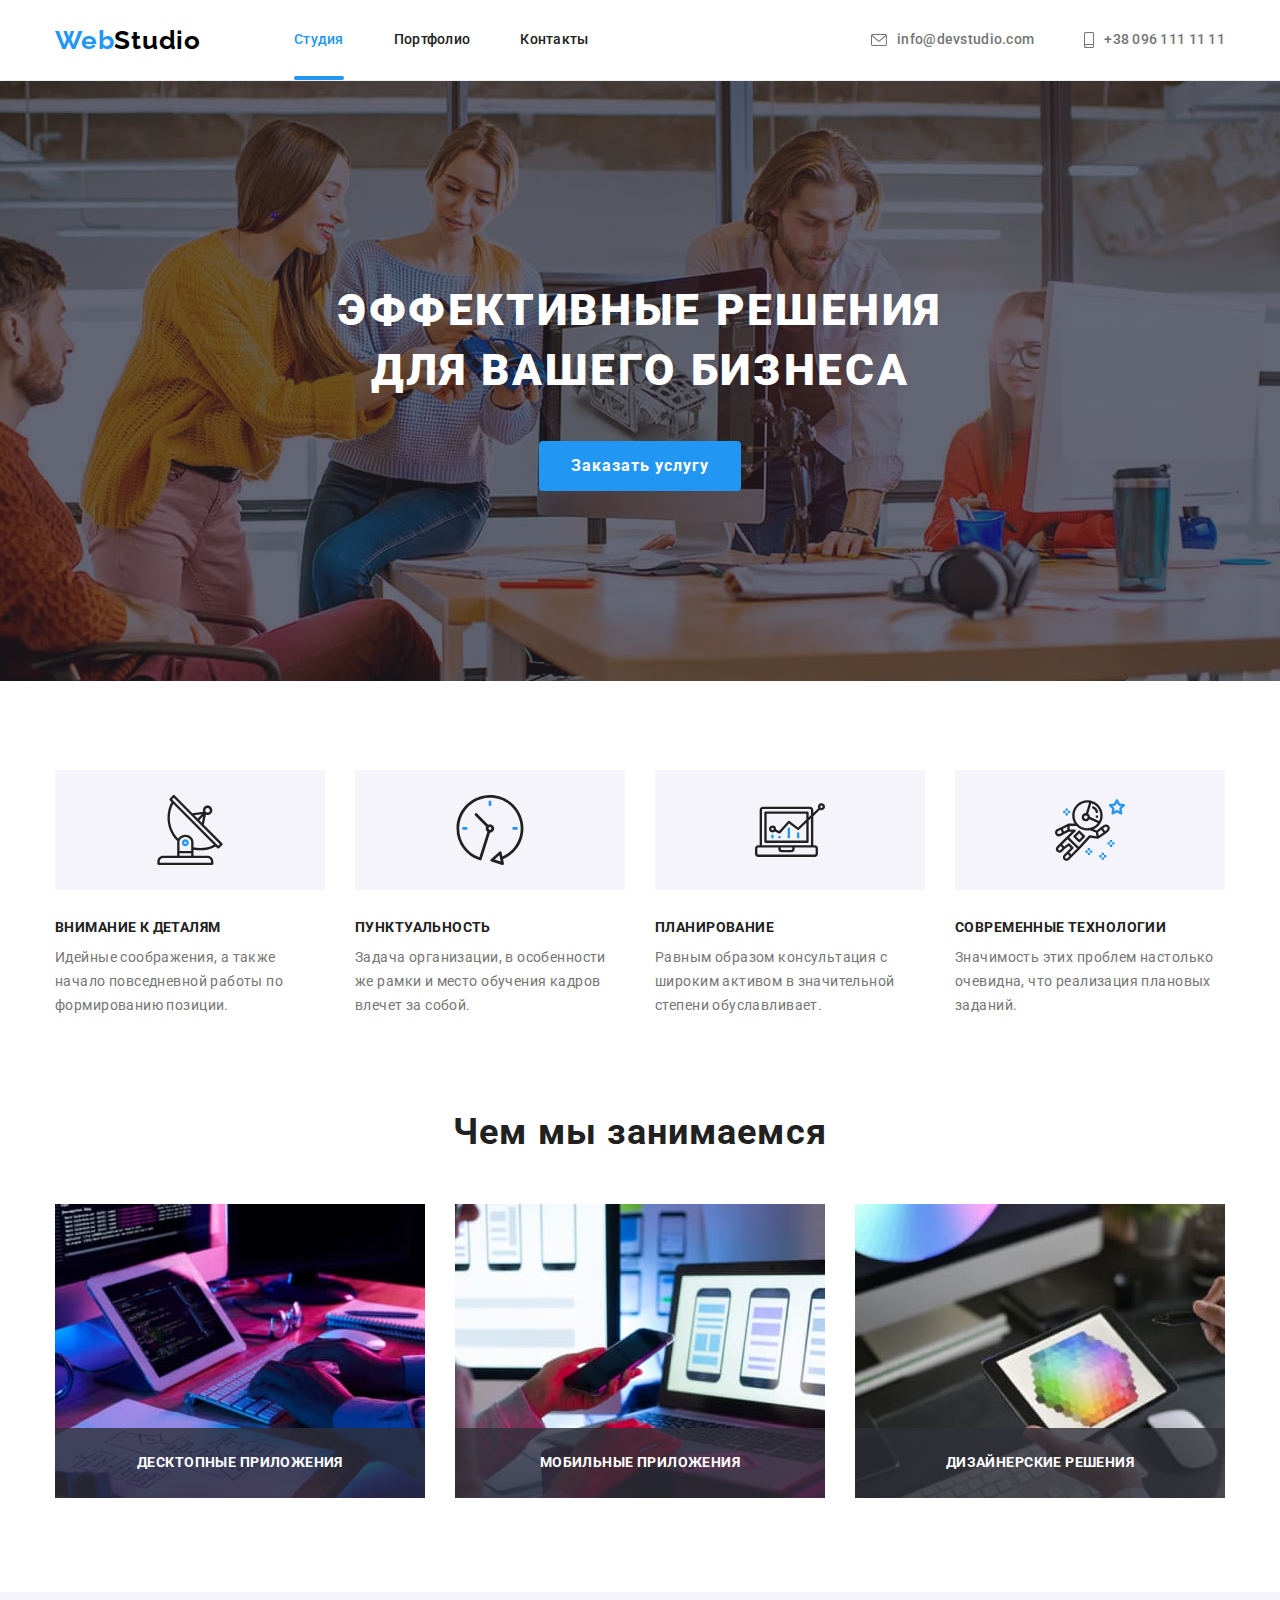
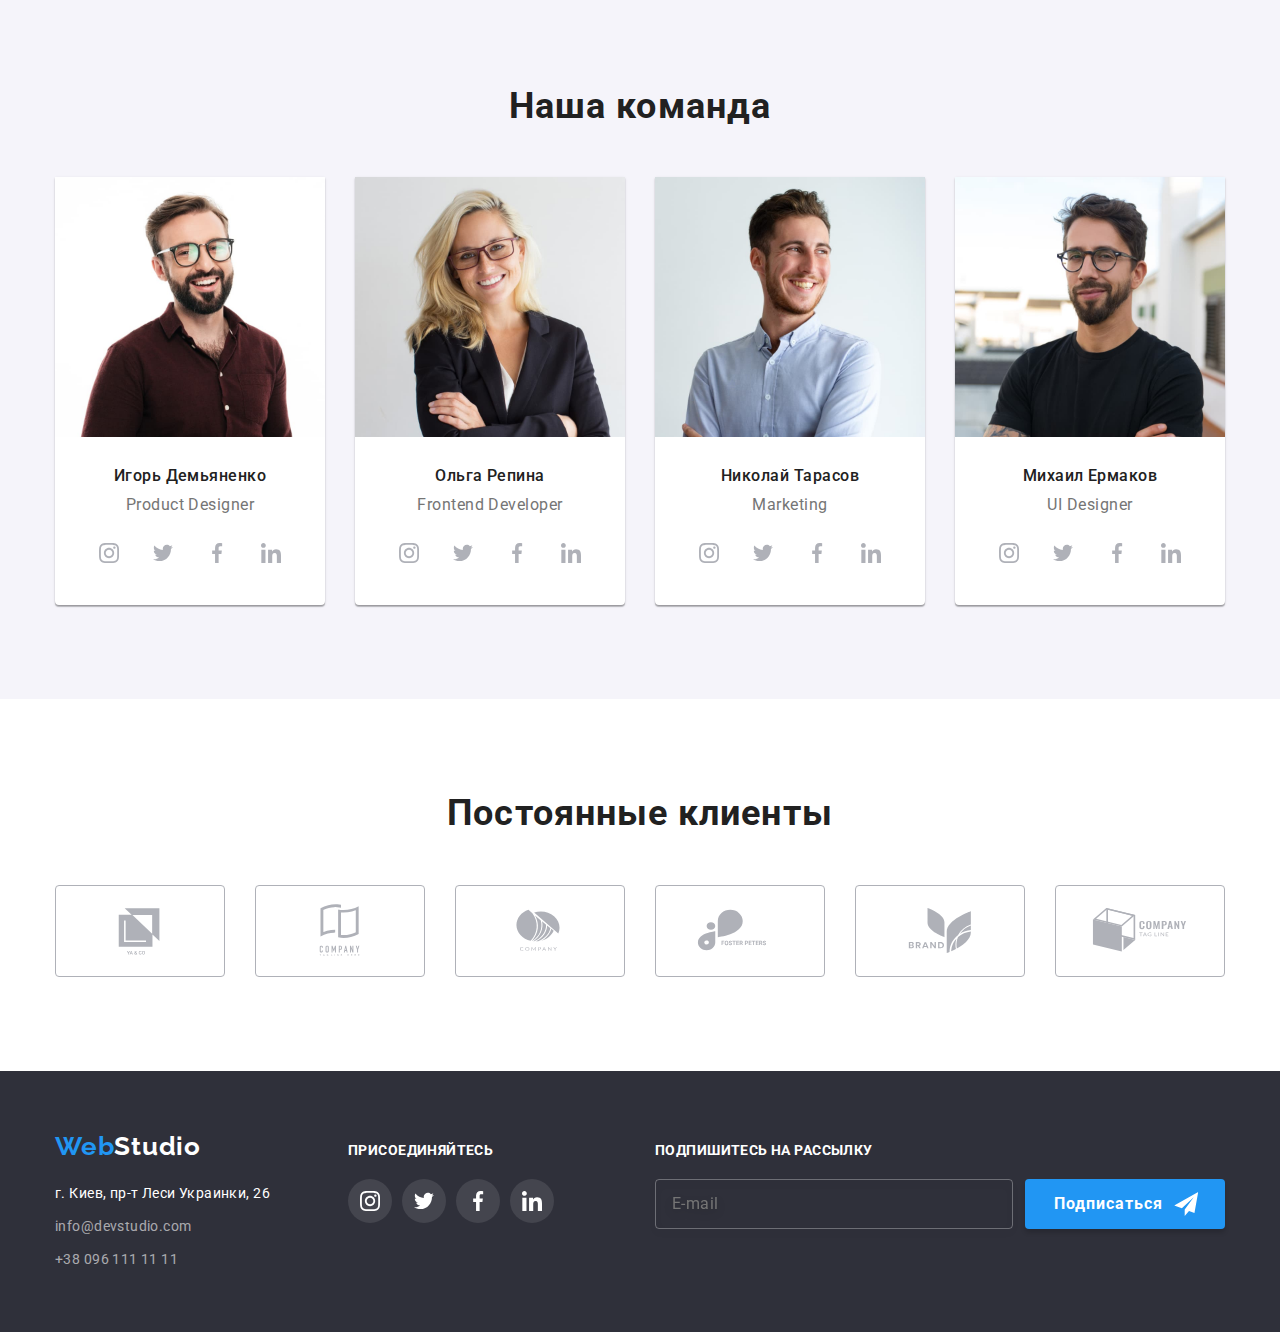
<file: index.html>
<!doctype html>
<html lang="ru">
<head>
    <meta charset="UTF-8">
    <meta http-equiv="X-UA-Compatible" content="IE=edge">
    <meta name="viewport" content="width=device-width, initial-scale=1.0">
    <link rel="preconnect" href="https://fonts.googleapis.com">
    <link rel="preconnect" href="https://fonts.gstatic.com" crossorigin>
    <link href="https://fonts.googleapis.com/css2?family=Raleway:wght@700&family=Roboto:wght@400;500;700;900&display=swap"
        rel="stylesheet"/>
        <link rel="stylesheet" href="https://cdnjs.cloudflare.com/ajax/libs/modern-normalize/1.1.0/modern-normalize.min.css">
<link rel="stylesheet" href="./css/main.min.css">
   
    <title>Студия</title>
</head>
<body class="body">
<header class="header">
    <div class="contacts-group conteiner">
            <nav class="navigation">
                <a class="navigation__logo" href="./" lang="en">
                    <span class="part-logo" lang="en">Web</span>Studio
                </a>
               
                    <ul class="navigation__list">

                        <li class="navigation__item">
                            <a href="./index.html" class="navigation__link current">Студия</a>
                        </li>
                        <li class="navigation__item">
                            <a href="./portfolio.html" class="navigation__link">Портфолио</a>
                        </li>
                        <li class="navigation__item">
                            <a href="" class="navigation__link">Контакты</a>
                        </li>
                    </ul>
              
            </nav>
                <ul class="contacts-group__list">
                    <li class="contacts-group__item link"> 
            
                        <a class="navigation__link"
                            href="mailto:info@devstudio.com"> 
                            <svg class="contacts-group__icon" width="16" height="12">
                                <use href="./images/SVG/sprite.svg#icon-envelope">
                                </use>
                            </svg>info@devstudio.com
                           
                       </a>
                        </li>
                    <li class="contacts-group__item  link"><a class="navigation__link" href="tel:+380961111111">
                        <svg class="contacts-group__icon" width="10" height="16">
                            <use href="./images/SVG/sprite.svg#icon-smartphone">
                            </use>
                        </svg>
                        +38 096 111 11 11</a>
                    </li>
                </ul>
            
       
    </div>
</header>
   
<main>
       <section class="hero">
          
<div class="conteiner"> 
       <h1 class="title">Эффективные решения для вашего бизнеса</h1>
    
       <button class="button" type="button" data-modal-open >Заказать услугу</button>
    </div>
    </section>
    <section class="our-benefits"> 
        <div class="conteiner"> 
        <h2 class="visually-hidden">Наши преимущества</h2> 
            
       <ul class="our-benefits__list">
        <li class="our-benefits__item">
            <div class="benifits-bg"> 
            <svg class="our-benefits__icon" width="70" height="70">
                <use href="./images/SVG/sprite.svg#icon-antenna" > </use>
            </svg>
            </div>
        <h3 class="our-benefits__title">Внимание к деталям</h3>
        <p class="our-benefits__text">Идейные соображения, а также начало повседневной работы по формированию позиции.</p></li>

        <li class="our-benefits__item">
        <div class="benifits-bg">
            <svg class="our-benefits__icon" width="70" height="70">
                <use href="./images/SVG/sprite.svg#icon-clock"></use>
            </svg>
            </div>
        <h3 class="our-benefits__title">Пунктуальность</h3>
        <p class="our-benefits__text">Задача организации, в особенности же рамки и место обучения кадров влечет за собой.</p></li>

        <li class="our-benefits__item">
            <div class="benifits-bg"> 
            <svg class="our-benefits__icon" width="70" height="70">
                <use href="./images/SVG/sprite.svg#icon-vector-computer" > </use>
            </svg>
            </div>
        <h3 class="our-benefits__title">Планирование</h3>
        <p class="our-benefits__text">Равным образом консультация с широким активом в значительной степени обуславливает.</p></li>
        <li class="our-benefits__item">
            <div class="benifits-bg"> 
            <svg class="our-benefits__icon" width="70" height="70">
                <use href="./images/SVG/sprite.svg#icon-astronaut" > </use>
            </svg>
            </div>
        <h3 class="our-benefits__title">Современные технологии</h3>
        <p class="our-benefits__text">Значимость этих проблем настолько очевидна, что реализация плановых заданий.</p></li>
        </ul>  
    </div>
    
</section>
<section class="main-directions">
    <div class="conteiner"> 
    <h2 class="main-directions__title">Чем мы занимаемся</h2>

 <ul class="main-directions__list">

         <li class="main-directions__item">
            <div class="thumb">
                <img src="./images/box1.jpeg" alt="разработка ПО" width="370" height="294"></div>
             <p class="main-directions__label">Десктопные приложения</p>
         </li>

    <li class="main-directions__item">
        <div class="thumb"><img src="./images/box2.jpeg" alt="тестирование мобильного приложения" width="370" height="294">
        </div>
        <p class="main-directions__label">Мобильные приложения</p>
    </li>
    <li class="main-directions__item">
        <div class="thumb"><img src="./images/box3.jpeg" alt="работа с политрой цвето3" width="370" height="294">
        </div>
        <p class="main-directions__label">Дизайнерские решения</p>
    </li>
</ul>
</div>
</section>

<section class="team">
    <div class="conteiner"> 
    <h2 class="team__title">Наша команда</h2>
    <ul class="team__list">
        <li class="team__item">
            <img src="./images/team-card-1.jpeg" 
            alt="Игорь Демьяненко" 
            width="270" 
            height="260"
            class="team__img">
            <h3 class="team__name">Игорь Демьяненко</h3>
            <p class="team__position"   lang="en">Product Designer</p>
            <ul class="team-soc-list">
                <li class="team-soc-item">
                    <a href="" class="team-soc-link">
                        <svg class="team-soc-icon" width="20" height="20">
                            <use href="./images/SVG/sprite.svg#icon-insta"></use>
                        </svg>
                    </a>
                </li>
                <li class="team-soc-item">
                    <a href="" class="team-soc-link">
                        <svg class="team-soc-icon" width="20" height="20">
                            <use href="./images/SVG/sprite.svg#icon-twitter"></use>
                        </svg>
                    </a>
                </li>
                <li class="team-soc-item">
                    <a href="" class="team-soc-link">
                        <svg class="team-soc-icon" width="20" height="20">
                            <use href="./images/SVG/sprite.svg#icon-facebook"></use>
                        </svg>
                    </a>
                </li>
                <li class="team-soc-item">
                    <a href="" class="team-soc-link">
                        <svg class="team-soc-icon" width="20" height="20">
                            <use href="./images/SVG/sprite.svg#icon-linkedin"></use>
                        </svg>
                    </a>
                </li>
            </ul>
        </li>
        <li class="team__item">
            <img src="./images/team-card-2.jpeg" 
            alt="Ольга Репина"  
            width="270" 
            height="260"
            class="team__img">
            <h3 class="team__name">Ольга Репина</h3>
            <p class="team__position" lang="en">Frontend Developer</p>
            <ul class="team-soc-list">
                <li class="team-soc-item">
                    <a href="" class="team-soc-link">
                        <svg class="team-soc-icon" width="20" height="20">
                            <use href="./images/SVG/sprite.svg#icon-insta"></use>
                        </svg>
                    </a>
                </li>
                <li class="team-soc-item">
                    <a href="" class="team-soc-link">
                        <svg class="team-soc-icon" width="20" height="20">
                            <use href="./images/SVG/sprite.svg#icon-twitter"></use>
                        </svg>
                    </a>
                </li>
                <li class="team-soc-item">
                    <a href="" class="team-soc-link">
                        <svg class="team-soc-icon" width="20" height="20">
                            <use href="./images/SVG/sprite.svg#icon-facebook"></use>
                        </svg>
                    </a>
                </li>
                <li class="team-soc-item">
                    <a href="" class="team-soc-link">
                        <svg class="team-soc-icon" width="20" height="20">
                            <use href="./images/SVG/sprite.svg#icon-linkedin"></use>
                        </svg>
                    </a>
                </li>
            </ul>
        </li>
        <li class="team__item">
            <img  lang="en" src="./images/team-card-3.jpeg" 
            alt="Николай Тарасов" 
            width="270" 
            height="260"
            class="team__img">
            <h3 class="team__name">Николай Тарасов</h3>
            <p class="team__position" lang="en">Marketing</p>
            <ul class="team-soc-list">
                <li class="team-soc-item">
                    <a href="" class="team-soc-link">
                        <svg class="team-soc-icon" width="20" height="20">
                            <use href="./images/SVG/sprite.svg#icon-insta"></use>
                        </svg>
                    </a>
                </li>
                <li class="team-soc-item">
                    <a href="" class="team-soc-link">
                        <svg class="team-soc-icon" width="20" height="20">
                            <use href="./images/SVG/sprite.svg#icon-twitter"></use>
                        </svg>
                    </a>
                </li>
                <li class="team-soc-item">
                    <a href="" class="team-soc-link">
                        <svg class="team-soc-icon" width="20" height="20">
                            <use href="./images/SVG/sprite.svg#icon-facebook"></use>
                        </svg>
                    </a>
                </li>
                <li class="team-soc-item">
                    <a href="" class="team-soc-link">
                        <svg class="team-soc-icon" width="20" height="20">
                            <use href="./images/SVG/sprite.svg#icon-linkedin"></use>
                        </svg>
                    </a>
                </li>
            </ul>
        </li>
        <li class="team__item">
            <img src="./images/team-card-4.jpeg" 
            alt="Михаил Ермаков" 
            width="270" 
            height="260"
            class="team__img">
            <h3 class="team__name">Михаил Ермаков</h3>
            <p class="team__position" lang="en">UI Designer</p>
            <ul class="team-soc-list">
                <li class="team-soc-item">
                    <a href="" class="team-soc-link">
                        <svg class="team-soc-icon" width="20" height="20">
                            <use href="./images/SVG/sprite.svg#icon-insta"></use>
                        </svg>
                    </a>
                </li>
                <li class="team-soc-item">
                    <a href="" class="team-soc-link">
                        <svg class="team-soc-icon" width="20" height="20">
                            <use href="./images/SVG/sprite.svg#icon-twitter"></use>
                        </svg>
                    </a>
                </li>
                <li class="team-soc-item">
                    <a href="" class="team-soc-link">
                        <svg class="team-soc-icon" width="20" height="20">
                            <use href="./images/SVG/sprite.svg#icon-facebook"></use>
                        </svg>
                    </a>
                </li>
                <li class="team-soc-item">
                    <a href="" class="team-soc-link">
                        <svg class="team-soc-icon" width="20" height="20">
                            <use href="./images/SVG/sprite.svg#icon-linkedin"></use>
                        </svg>
                    </a>
                </li>
            </ul>
        </li>
    </ul>
    </div>
</section>
   </main>
   
   <section class="regular-clients">
       <div class="conteiner"> 
       <h2 class="regular-clients__title">Постоянные клиенты</h2>
      <ul class="regular-clients__list">
          <li class="regular-clients__item">
              <a class="regular-clients__link" href=""> <svg class="regular-clients__icon" width="106" height="60">
                  <use href="./images/SVG/sprite.svg#icon-Logo-our-clients"></use>
              </svg></a>
          </li>
        <li class="regular-clients__item">
            <a class="regular-clients__link" href=""> <svg class="regular-clients__icon" width="106" height="60">
                <use href="./images/SVG/sprite.svg#icon-Logo-our-clients2"></use>
            </svg></a>
        </li>
        <li class="regular-clients__item">
        <a class="regular-clients__link" href=""> <svg class="regular-clients__icon" width="106" height="60">
                <use href="./images/SVG/sprite.svg#icon-Logo-our-clients3"></use>
            </svg></a>
        </li>
        <li class="regular-clients__item">
        <a class="regular-clients__link" href=""> <svg class="regular-clients__icon" width="106" height="60">
                <use href="./images/SVG/sprite.svg#icon-Logo-our-clients4"></use>
            </svg></a>
        </li>
        <li class="regular-clients__item">
        <a class="regular-clients__link" href=""> <svg class="regular-clients__icon" width="106" height="60">
                <use href="./images/SVG/sprite.svg#icon-Logo-our-clients5"></use>
            </svg></a>
        </li>
        <li class="regular-clients__item">
            <a class="regular-clients__link" href=""> <svg class="regular-clients__icon" width="106" height="60">
                <use href="./images/SVG/sprite.svg#icon-Logo-our-clients6"></use>
            </svg></a>
        </li>
        

      </ul>


</div>
</section>
    
<footer class="footer">
    <div class="conteiner">
        <div class="address-block">
            <div class="footer-contacts">
                <a class="footer-contacts__logo" href="./" lang="en">
                    <span class="part-logo">Web</span>Studio</a>

                <address class="address">
                    <p class="footer-address">г. Киев, пр-т Леси Украинки, 26</p>
                    <ul class="footer-contacts__list">
                        <li class="footer-contact__item">
                            <a class="footer-contacts__link "
                                href="mailto:info@devstudio.com">info@devstudio.com</a>
                        </li>
                        <li class="footer-contact__item"><a class="footer-contacts__link"
                                href="tel:+380961111111">+38 096
                                111 11
                                11</a></li>
                    </ul>
                </address>
            </div>
            <div class="social-footer">
                <p class="social-footer__title">присоединяйтесь</p>
                <ul class="social-footer__list">
                    <li class="social-footer__item">
                        <a href="" class="social-footer__link">
                            <svg class="social-footer-icon" width="20" height="20">
                                <use href="./images/SVG/sprite.svg#icon-insta"></use>
                            </svg>
                        </a>
                    </li>
                    <li class="social-footer__item">
                        <a href="" class="social-footer__link">
                            <svg class="social-footer-icon" width="20" height="20">
                                <use href="./images/SVG/sprite.svg#icon-twitter"></use>
                            </svg>
                        </a>
                    </li>
                    <li class="social-footer__item">
                        <a href="" class="social-footer__link">
                            <svg class="social-footer-icon" width="20" height="20">
                                <use href="./images/SVG/sprite.svg#icon-facebook"></use>
                            </svg>
                        </a>
                    </li>
                    <li class="social-footer__item">
                        <a href="" class="social-footer__link">
                            <svg class="social-footer-icon" width="20" height="20">
                                <use href="./images/SVG/sprite.svg#icon-linkedin"></use>
                            </svg>
                        </a>
                    </li>
                </ul>
            </div>
            <div class="subscription-footer">
                <div class="title-wrap">
                    <p class="subscription-footer__title">подпишитесь на рассылку</p>
                </div>
                <form>
                    <div class="email-wrap">
                        <input type="email" class="email-input-footer" name="email-input-footer" placeholder="E-mail"
                            required id="footer-email">

                        <button type="submit" class="btn-subc-footer">Подписаться<svg class="icon-send-footer"
                                width="24" height="24">
                                <use href="./images/SVG/sprite.svg#icon-send-footer"></use>
                            </svg>
                        </button>

                    </div>
                </form>
            </div>


        </div>

    </div>
</footer>

<div class="backdrop is-hidden" data-modal> 
    <div class="modal"> 
        <button type="button" class="modal-close-btn close-btn" data-modal-close>
            <svg class="close-modal" width="11" height="11">
                <use href="./images/SVG/sprite.svg#close-modal"> </use>
            </svg>   
        </button>
        <p class="modal-title">Оставьте свои данные, мы вам перезвоним</p>
        <form>    
        <label for="user-name" class="label-modale">Имя</label>
        <div class="field-name-wrap">
        <input type="text" class="modale-input" name="user-name" id="user-name"/>
        <svg class="icon-person-modale" width="18" height="18">
          <use href="./images/SVG/sprite.svg#icon-person-modale">
           </use>
        </svg>
        </div>

        
        <label class="label-modale" for="user-tel">Телефон</label>
        <div class="field-tel-wrap"> 
        <input type="tel" class="modale-input" name="user-tel" 
        required pattern="[\+]\d{2}\s[\(]\d{3}[\)]\s\d{3}[\-]\d{2}[\-]\d{2}" title="+38 (067) 514-45-45" id="user-tel"/>
        <svg class="icon-telephone-modale" width="18" height="18">
            <use href="./images/SVG/sprite.svg#icon-telephone-modale">
            </use>
        </svg>
        </div>

        <label class="label-modale" for="user-email">Почта</label>
        <div class="field-email-wrap">
        <input type="email" class="modale-input" name="user-email" required id="user-email"/>
        <svg class="icon-envelope-modale" width="18" height="18">
            <use href="./images/SVG/sprite.svg#icon-envelope-modale">
            </use>
        </svg>
        </div>


        <div class="modal-comment"> 
        <label class="label-modale" for="user-comment">Комментарий</label><textarea placeholder="Введите текст" class="comment-modale" name="user-comment" id="user-comment"></textarea>
        </div>
        
        <div class="modal-policy">   
        <label class="text-checkbox">
            <input type="checkbox" class="checkbox-modale visually-hidden" name="checkbox-policy"
            required>
            <span class="custom-checkbox">
                <svg class="icon-checkbox" width="16" height="15">
                    <use href="./images/SVG/sprite.svg#icon-check"></use>
                </svg>
            </span>

            Соглашаюсь с рассылкой и принимаю
            <a class="policy-link" href="./">Условия договора</a>
        </label>
        </div>
        
        <button type="submit" class="btn-send-modale">Отправить</button>
        </form>
    </div>
</div>
<script src="./JS/modal.js"></script>
</body>
</html>
</file>
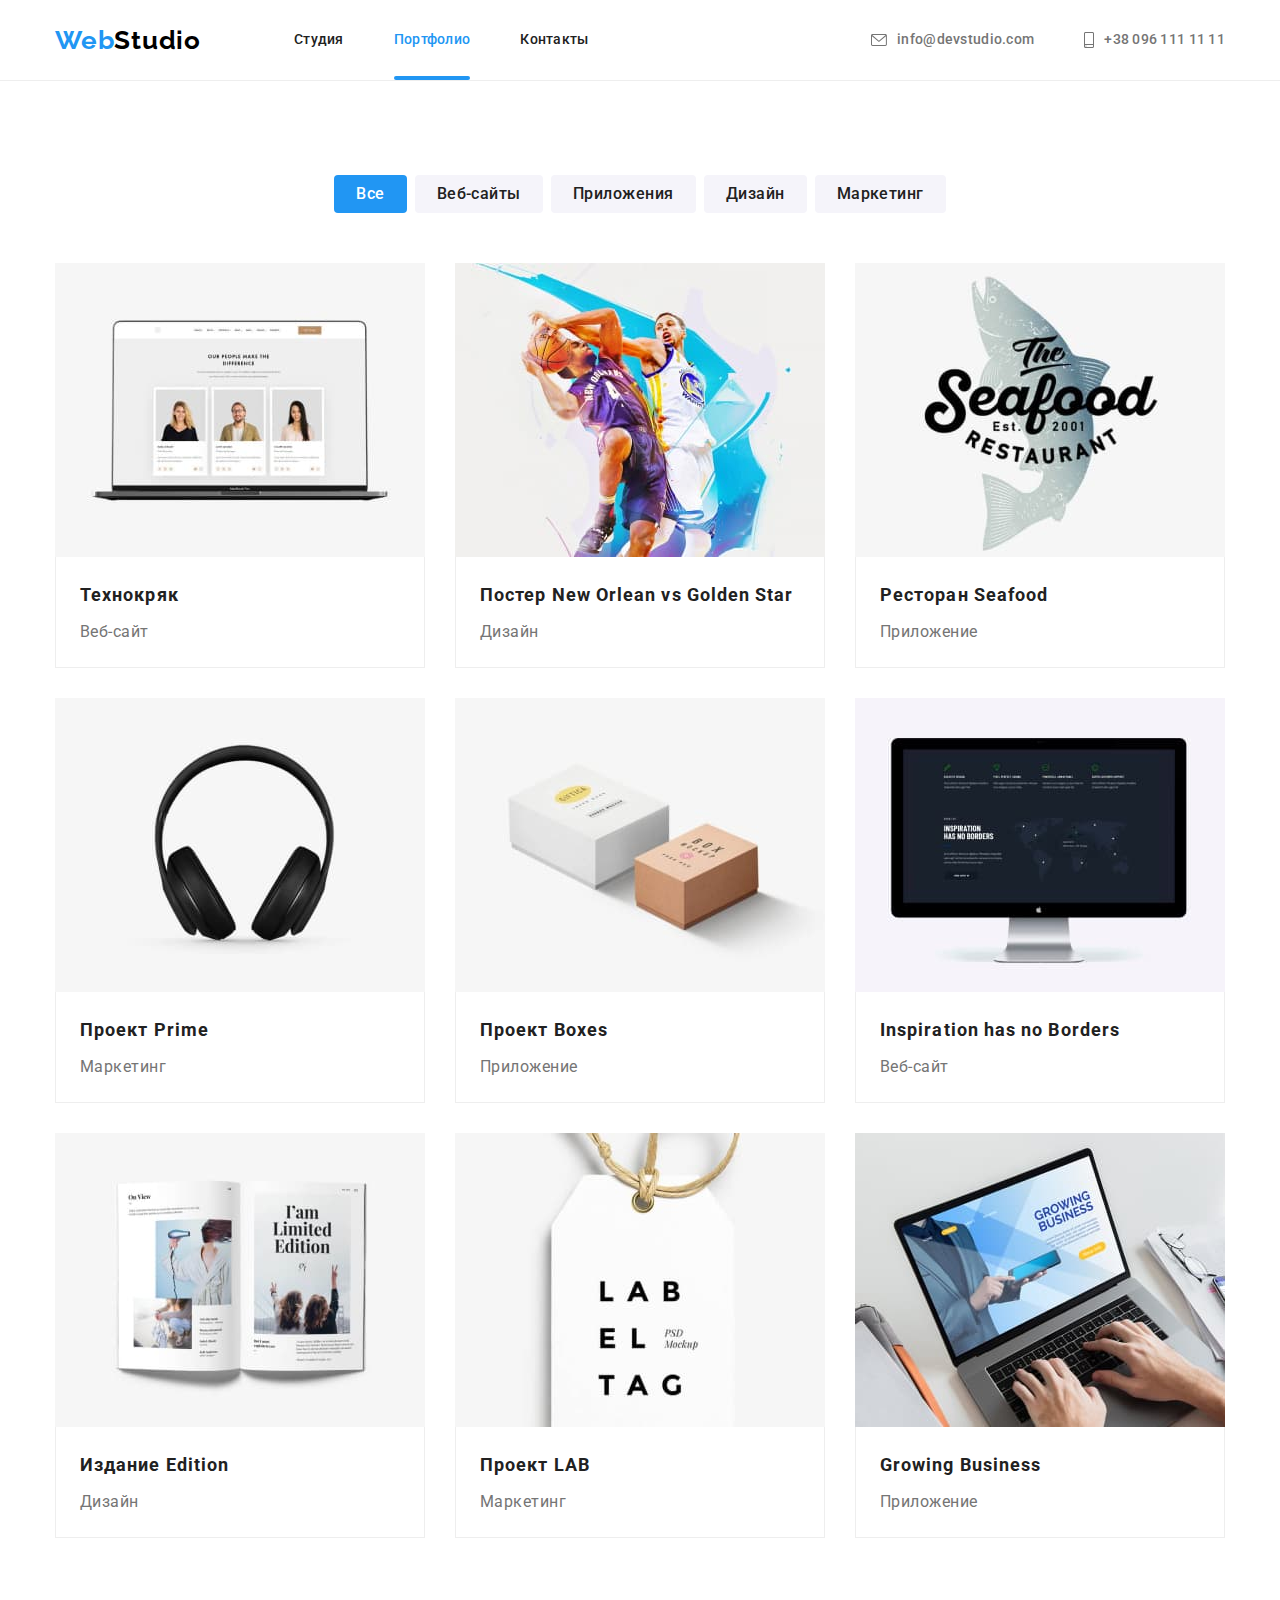
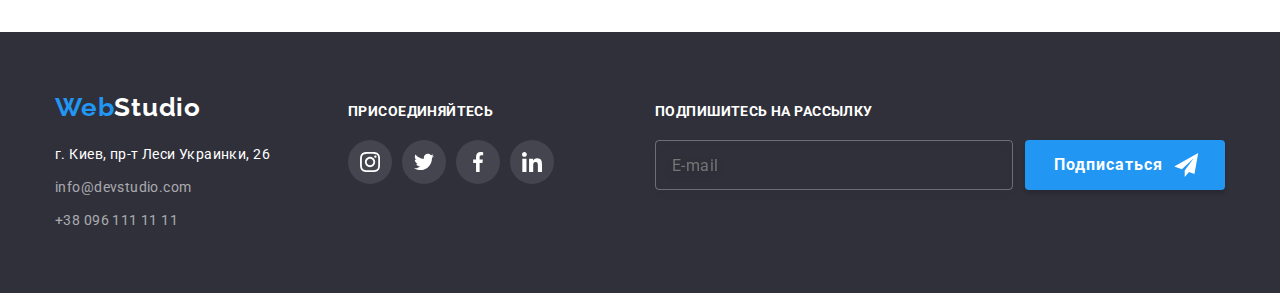
<file: portfolio.html>
<!doctype html>
<html lang="ru">
<head>
    <meta charset="UTF-8">
    <meta http-equiv="X-UA-Compatible" content="IE=edge">
    <meta name="viewport" content="width=device-width, initial-scale=1.0">
    <link rel="preconnect" href="https://fonts.googleapis.com">
    <link rel="preconnect" href="https://fonts.gstatic.com" crossorigin>
    <link href="https://fonts.googleapis.com/css2?family=Raleway:wght@700&family=Roboto:wght@400;500;700;900&display=swap"
        rel="stylesheet">
    <link rel="stylesheet" href="https://cdnjs.cloudflare.com/ajax/libs/modern-normalize/1.1.0/modern-normalize.min.css">

    <link rel="stylesheet" href="./css/main.min.css">
    <title>Портфолио</title>
    
    </head>
    <body class="body">
<header class="header">
    <div class="contacts-group conteiner">
        <nav class="navigation">
            <a class="navigation__logo" href="./" lang="en">
                <span class="part-logo" lang="en">Web</span>Studio
            </a>

            <ul class="navigation__list">

                <li class="navigation__item">
                    <a href="./index.html" class="navigation__link">Студия</a>
                </li>
                <li class="navigation__item">
                    <a href="./portfolio.html" class="navigation__link current">Портфолио</a>
                </li>
                <li class="navigation__item">
                    <a href="" class="navigation__link">Контакты</a>
                </li>
            </ul>

        </nav>
        <ul class="contacts-group__list">
            <li class="contacts-group__item link">

                <a class="navigation__link link-decoration" href="mailto:info@devstudio.com">
                    <svg class="contacts-group__icon" width="16" height="12">
                        <use href="./images/SVG/sprite.svg#icon-envelope">
                        </use>
                    </svg>info@devstudio.com

                </a>
            </li>
            <li class="contacts-group__item  link"><a class="navigation__link link-decoration" href="tel:+380961111111">
                    <svg class="contacts-group__icon" width="10" height="16">
                        <use href="./images/SVG/sprite.svg#icon-smartphone">
                        </use>
                    </svg>
                    +38 096 111 11 11</a>
            </li>
        </ul>


    </div>
</header>
        
<main>
<section class="filtr-portfolio">  
    <div class="conteiner"> 
    <h1 class="visually-hidden">Вибрать фильтр</h1>
    <ul class="filtr-portfolio__list">
        <li class="btn-portfolio__item"><button class="filtr-portfolio__button btn-active" type="button">Все</button></li>
        <li class="btn-portfolio__item"><button class="filtr-portfolio__button" type="button">Веб-сайты</button></li>
        <li class="btn-portfolio__item"><button class="filtr-portfolio__button" type="button">Приложения</button></li>
        <li class="btn-portfolio__item"><button class="filtr-portfolio__button" type="button">Дизайн</button></li>
        <li class="btn-portfolio__item"><button class="filtr-portfolio__button" type="button">Маркетинг</button></li>
    </ul>
  <div class="portfolio-wrap"> 
    <ul class="portfolio-wrap__list">
        <li class="portfolio-wrap__item">
    
            <a class="portfolio-wrap__link" href="./"> 
                <div class="item-portfolio-wrap"> <img src="./images/portfolioimg/img1.jpeg" 
            alt="Технокряк" 
            width="370" 
            height="294"> 
            <p class="portfolio-wrap__top-text">Ресурс предлагает комплексные предложения с разным уровнем функционала и сервисов. Все это позволит посетителю получить
            исчерпывающие сведения о компании или частном лице.</p>
         </div>
            <div class="porfolio-border"> 
            <h2  class="porfolio-border__title">Технокряк</h2>
            <p  class="porfolio-border__text">Веб-сайт</p>
            </div></a>
        </li>
        <li class="portfolio-wrap__item">
           
        <a class="portfolio-wrap__link" href="./"> <div class="item-portfolio-wrap"> <img src="./images/portfolioimg/img2.jpeg" 
            alt="Постер New Orlean vs Golden Star" 
            width="370" 
            height="294"> 
            <p class="portfolio-wrap__top-text">Ресурс предлагает комплексные предложения с разным уровнем функционала и сервисов. Все это позволит посетителю получить исчерпывающие сведения о компании или частном лице.</p>
            </div>
            
            <div class="porfolio-border"> 
                <h2 class="porfolio-border__title">Постер <span lang="en">New Orlean vs Golden Star</span></h2>
            <p class="porfolio-border__text">Дизайн</p>
            </div></a>
        </li>
        <li class="portfolio-wrap__item">
            
            <a class="portfolio-wrap__link" href="./"> <div class="item-portfolio-wrap"> <img src="./images/portfolioimg/img3.jpeg" 
            alt="Ресторан Seafood" 
            width="370" 
            height="294"> 
            <p class="portfolio-wrap__top-text">Ресурс предлагает комплексные предложения с разным уровнем функционала и сервисов. Все это
                позволит посетителю получить
                исчерпывающие сведения о компании или частном лице.</p>
            </div>
            <div class="porfolio-border"> 
                <h2 class="porfolio-border__title">Ресторан <span lang="en">Seafood</span></h2>
            <p class="porfolio-border__text">Приложение</p>
            </div></a>
        </li>
        <li class="portfolio-wrap__item">
                <a class="portfolio-wrap__link" href="./"> <div class="item-portfolio-wrap"> <img src="./images/portfolioimg/img4.jpeg" 
            alt="Проект Prime" 
            width="370" 
            height="294">
             <p class="portfolio-wrap__top-text">Ресурс предлагает комплексные предложения с разным уровнем функционала и сервисов. Все это позволит посетителю получить
            исчерпывающие сведения о компании или частном лице.</p>
             </div>

            <div class="porfolio-border"> 
                <h2 class="porfolio-border__title">Проект <span lang="en">Prime</span></h2>
            <p class="porfolio-border__text">Маркетинг</p>
            </div></a>
        </li>
        <li class="portfolio-wrap__item">
            
           <a class="portfolio-wrap__link" href="./"> <div class="item-portfolio-wrap"> <img src="./images/portfolioimg/img5.jpeg" 
            alt="Проект Boxes" 
            width="370" 
            height="294">
             <p class="portfolio-wrap__top-text">Ресурс предлагает комплексные предложения с разным уровнем функционала и сервисов. Все это позволит посетителю получить
            исчерпывающие сведения о компании или частном лице.</p>
            </div>
            <div class="porfolio-border"> 
                <h2 class="porfolio-border__title">Проект <span lang="en">Boxes</span></h2>
            <p class="porfolio-border__text">Приложение</p>
            </div></a>
        </li>
        <li class="portfolio-wrap__item">
            
                <a class="portfolio-wrap__link" href="./"> <div class="item-portfolio-wrap">  <img src="./images/portfolioimg/img6.jpeg" 
            alt="Inspiration has no Borders" 
            width="370" 
            height="294">
             <p class="portfolio-wrap__top-text">Ресурс предлагает комплексные предложения с разным уровнем функционала и сервисов. Все это позволит посетителю получить
            исчерпывающие сведения о компании или частном лице.</p>
             </div>
            <div class="porfolio-border"> 
                <h2 class="porfolio-border__title" lang="en">Inspiration has no Borders</h2>
            <p class="porfolio-border__text">Веб-сайт</p>
            </div></a>
        </li>

        <li class="portfolio-wrap__item">
           
            <a class="portfolio-wrap__link" href="./"> <div class="item-portfolio-wrap"> <img src="./images/portfolioimg/img7.jpeg" 
            alt="Издание Limited Edition" 
            width="370" 
            height="294">
             <p class="portfolio-wrap__top-text">Ресурс предлагает комплексные предложения с разным уровнем функционала и сервисов. Все это позволит посетителю получить
            исчерпывающие сведения о компании или частном лице.</p>
            </div>
            <div class="porfolio-border"> 
                <h2 class="porfolio-border__title">Издание <span lang="en">Edition</span> </h2>
            <p class="porfolio-border__text">Дизайн</p>
            </div></a>
        </li>
        <li class="portfolio-wrap__item">
            
                <a class="portfolio-wrap__link" href="./"> <div class="item-portfolio-wrap"> <img src="./images/portfolioimg/img8.jpeg" 
            alt="Проект LAB" 
            width="370" 
            height="294">
             <p class="portfolio-wrap__top-text">Ресурс предлагает комплексные предложения с разным уровнем функционала и сервисов. Все это позволит посетителю получить
            исчерпывающие сведения о компании или частном лице.</p>
             </div>
            <div class="porfolio-border"> 
                <h2 class="porfolio-border__title">Проект <span lang="en">LAB</span></h2>
            <p class="porfolio-border__text">Маркетинг</p>
            </div></a>
        </li>
        <li class="portfolio-wrap__item">
            
           <a class="portfolio-wrap__link" href="./"> <div class="item-portfolio-wrap">  <img src="./images/portfolioimg/img9.jpeg" 
            alt="Growing Business" 
            width="370" 
            height="294">
             <p class="portfolio-wrap__top-text">Ресурс предлагает комплексные предложения с разным уровнем функционала и сервисов. Все это позволит посетителю получить
            исчерпывающие сведения о компании или частном лице.</p>
            </div>
            <div class="porfolio-border"> 
                <h2 class="porfolio-border__title" lang="en">Growing Business</h2>
            <p class="porfolio-border__text">Приложение</p>
            </div></a>
        </li>
    </ul>
    </div>
    </div>
</section>
</main>
<footer class="footer">
    <div class="conteiner">
        <div class="address-block">
            <div class="footer-contacts">
                <a class="footer-contacts__logo   link-decoration" href="./" lang="en">
                    <span class="part-logo">Web</span>Studio</a>

                <address class="address">
                    <p class="footer-address">г. Киев, пр-т Леси Украинки, 26</p>
                    <ul class="footer-contacts__list">
                        <li class="footer-contact__item">
                            <a class="footer-contacts__link "
                                href="mailto:info@devstudio.com">info@devstudio.com</a>
                        </li>
                        <li class="footer-contact__item"><a class="footer-contacts__link"
                                href="tel:+380961111111">+38 096
                                111 11
                                11</a></li>
                    </ul>
                </address>
            </div>
            <div class="social-footer">
                <p class="social-footer__title">присоединяйтесь</p>
                <ul class="social-footer__list">
                    <li class="social-footer__item">
                        <a href="" class="social-footer__link">
                            <svg class="social-footer-icon" width="20" height="20">
                                <use href="./images/SVG/sprite.svg#icon-insta"></use>
                            </svg>
                        </a>
                    </li>
                    <li class="social-footer__item">
                        <a href="" class="social-footer__link">
                            <svg class="social-footer-icon" width="20" height="20">
                                <use href="./images/SVG/sprite.svg#icon-twitter"></use>
                            </svg>
                        </a>
                    </li>
                    <li class="social-footer__item">
                        <a href="" class="social-footer__link">
                            <svg class="social-footer-icon" width="20" height="20">
                                <use href="./images/SVG/sprite.svg#icon-facebook"></use>
                            </svg>
                        </a>
                    </li>
                    <li class="social-footer__item">
                        <a href="" class="social-footer__link">
                            <svg class="social-footer-icon" width="20" height="20">
                                <use href="./images/SVG/sprite.svg#icon-linkedin"></use>
                            </svg>
                        </a>
                    </li>
                </ul>
            </div>
            <div class="subscription-footer">
                <div class="title-wrap">
                    <p class="subscription-footer__title">подпишитесь на рассылку</p>
                </div>
                <form>
                    <div class="email-wrap">
                        <input type="email" class="email-input-footer" name="email-input-footer" placeholder="E-mail"
                            required id="footer-email">

                        <button type="submit" class="btn-subc-footer">Подписаться<svg class="icon-send-footer"
                                width="24" height="24">
                                <use href="./images/SVG/sprite.svg#icon-send-footer"></use>
                            </svg>
                        </button>

                    </div>
                </form>
            </div>


        </div>

    </div>
</footer>
</body>
</html>
</file>
<file: css/main.min.css>
:root{--focus-hover-color: #2196f3;--contact-list-color: #757575;--main-text-color: #757575;--second-text-color: #ffffff;--body-text-color: #212121;--second-background: #2f303a;--logo-part-color: #2196f3;--body-background-color: #ffffff;--our-team-background-color: #f5f4fa;--btn-text-color: #ffffff;--btn-background-color: #2196f3;--btn-background-color2: #188ce8;--btn-portfolio-background-color: #f5f4fa;--current-color: #2196f3;--border-style: 1px solid #eeeeee;--color-soc-icons: #afb1b8;--animation-timing-function: cubic-bezier(0.4, 0, 0.2, 1) 250ms;--color-close-modal: #000000;--custom-pointer: url(../images/SVG/finger.svg), auto}.social-footer__list,.footer-contacts__list,.regular-clients__list,.portfolio-wrap__list,.filtr-portfolio__list,.team-soc-list,.team__list,.main-directions__list,.our-benefits__list,.contacts-group__list,.navigation__list{list-style:none}.social-footer__link,.footer-contacts__link,.footer-contacts__logo,.regular-clients__link,.portfolio-wrap__link,.navigation__link,.navigation__logo{text-decoration:none;color:inherit;cursor:pointer}.icon-checkbox,.custom-checkbox,.btn-send-modale,.close-modal,.close-btn,.policy-link,.text-checkbox,.modal-policy,.backdrop,.icon-send-footer,.email-wrap,.social-footer__link,.regular-clients__link,.regular-clients__list,.filtr-portfolio__list,.team-soc-link,.team-soc-list,.main-directions__label,.benifits-bg,.hero .button,.contacts-group__icon,.navigation__link,.navigation__logo{display:flex;justify-content:center;align-items:center}.field-name-wrap,.field-tel-wrap,.field-email-wrap{position:relative;display:flex;align-items:center;margin-bottom:10px;transition:color var(--animation-timing-function)}.navigation__logo{font-family:"Raleway",sans-serif;font-weight:700;font-size:26px;line-height:1.19;letter-spacing:.03em;color:#000}.footer-contacts__logo{font-family:"Raleway",sans-serif;font-weight:700;font-size:26px;line-height:1.19;letter-spacing:.03em;color:#fff}.icon-person-modale,.icon-telephone-modale,.icon-envelope-modale{position:absolute;display:flex;align-items:center;left:12px;top:50%;transform:translateY(-50%);cursor:pointer}.modale-input:focus+.icon-person-modale,.modale-input:hover+.icon-person-modale,.modale-input:focus+.icon-telephone-modale,.modale-input:hover+.icon-telephone-modale,.modale-input:focus+.icon-envelope-modale,.modale-input:hover+.icon-envelope-modale{fill:var(--focus-hover-color);transition:fill var(--animation-timing-function)}ul,p,h1,h2,h3,h4,h5,h6{padding:0;margin:0 auto}body{font-family:"Roboto",sans-serif;color:var(--body-text-color);background-color:var(--body-background-color);font-size:14px}button{cursor:pointer}.conteiner{width:1200px;padding-left:15px;padding-right:15px;margin:0 auto}.visually-hidden{clip:rect(1px, 1px, 1px, 1px);clip-path:inset(50%);height:1px;width:1px;margin:-1px;overflow:hidden;padding:0;position:absolute}img{display:block;width:100%;height:auto}.is-hidden{opacity:0;pointer-events:none;visibility:hidden}.navigation__logo{padding-top:24px;padding-bottom:24px;margin-right:93px}.part-logo{color:var(--logo-part-color)}.contacts-group{display:flex;margin-left:auto}.navigation__link{position:relative;padding-top:32px;padding-bottom:32px;transition:color var(--animation-timing-function)}.navigation__link:hover,.navigation__link:focus{color:var(--focus-hover-color);transition:color var(--animation-timing-function)}.navigation__item:not(:last-child){margin-right:50px}.navigation__list{display:flex;margin-right:auto}.navigation{display:flex;align-items:center;font-weight:500;font-size:14px;line-height:1.14;letter-spacing:.02em}header{border-bottom:var(--border-style)}.contacts-group__list{display:inline-flex;justify-content:space-between;align-items:center;margin-left:auto;margin-right:0;font-weight:500;font-size:14px;line-height:1.14;letter-spacing:.02em;color:var(--contact-list-color)}.contacts-group__item:not(:last-child){margin-right:50px;margin-left:auto}.contacts-group__item{display:inline-flex}.contacts-group__icon{margin-right:10px;fill:currentColor}.current{color:var(--focus-hover-color)}.current::after{position:absolute;bottom:0;left:0;content:"";display:block;width:100%;height:4px;background-color:var(--focus-hover-color);border-radius:2px;transition:color var(--animation-timing-function)}.hero{max-width:1600px;height:600px;margin-left:auto;margin-right:auto;padding-top:200px;padding-bottom:200px;color:var(--second-text-color);background-color:var(--second-background);background-image:linear-gradient(rgba(47, 48, 58, 0.4), rgba(47, 48, 58, 0.4)),url(../images/Hero-bg-img.jpeg);background-position:center;background-size:cover;background-repeat:no-repeat}.hero .title{display:block;text-align:center;max-width:706px;margin-right:auto;margin-left:auto;margin-bottom:40px;font-weight:900;font-size:44px;line-height:1.36;text-align:center;letter-spacing:.06em;text-transform:uppercase}.hero .button{flex-direction:center;border-style:none;padding:10px 32px;margin-right:auto;margin-left:auto;font-family:inherit;font-weight:700;font-size:16px;line-height:1.88;letter-spacing:.06em;color:var(--btn-text-color);background-color:var(--btn-background-color);border-radius:4px;transition:background-color}.hero .button:hover,.hero .button:focus{background-color:var(--btn-background-color2);transition:background-color var(--animation-timing-function)}.main-directions__title{margin-bottom:50px;text-align:center;font-weight:700;font-size:36px;line-height:1.16;letter-spacing:.03em;color:var(--body-text-color)}.benifits-bg{width:270px;height:120px;margin-bottom:30px;background-color:var(--our-team-background-color)}.our-benefits__list{display:flex}.our-benefits__item{flex-basis:calc((100% - 90px)/3)}.our-benefits__item:not(:last-child){margin-right:30px}.our-benefits__title{margin-bottom:10px;font-weight:700;font-size:14px;line-height:1.14;letter-spacing:.03em;text-transform:uppercase}.our-benefits{padding-top:89px;padding-bottom:94px}.our-benefits__text{font-weight:normal;font-size:14px;line-height:1.71;letter-spacing:.03em;color:var(--main-text-color)}.main-directions__item{position:relative;flex-basis:calc((100% - 60px)/3)}.main-directions__item:not(:last-child){margin-right:30px}.main-directions__list{display:flex}.main-directions{display:flex;padding-bottom:94px}.main-directions__label{position:absolute;bottom:0;right:0;width:370px;height:70px;text-align:center;text-transform:uppercase;background:rgba(47,48,58,.8);color:var(--second-text-color);font-weight:700;font-size:14px;line-height:1.14;letter-spacing:.03em}.team__title{margin-bottom:50px;font-weight:700;font-size:36px;line-height:1.16;letter-spacing:.03em;text-align:center}.team{padding-bottom:94px;padding-top:94px;background-color:var(--our-team-background-color)}.team__list{display:flex;margin-left:-30px}.team__name{display:block;margin-bottom:10px;font-weight:500;font-size:16px;line-height:1.18;text-align:center;letter-spacing:.03em}.team__item{flex-basis:calc((100% - 90px)/4);margin-left:30px;padding-bottom:30px;box-shadow:0px 1px 3px rgba(0,0,0,.12),0px 1px 1px rgba(0,0,0,.14),0px 2px 1px rgba(0,0,0,.2);border-radius:0px 0px 4px 4px;background-color:var(--body-background-color)}.team__img{margin-bottom:30px}.team__position{font-size:16px;line-height:1.18;text-align:center;letter-spacing:.03em;color:var(--main-text-color);margin-bottom:16px}.team-soc-item+.team-soc-item{margin-left:10px}.team-soc-link{width:44px;height:44px;background-color:var(--body-background-color);border-radius:50%;fill:var(--color-soc-icons);transition:background-color var(--animation-timing-function)}.team-soc-link:hover,.team-soc-link:focus{background-color:var(--focus-hover-color);fill:#fff;filter:drop-shadow(0px 4px 4px rgba(0, 0, 0, 0.25));transition:background-color var(--animation-timing-function)}.filtr-portfolio{padding-top:94px;padding-bottom:94px}.filtr-portfolio__list{margin-bottom:50px}.btn-portfolio__item:not(:last-child){margin-right:8px}.portfolio-wrap__list{display:flex;flex-wrap:wrap;margin-right:-30px;margin-bottom:-30px}.portfolio-wrap__item{flex-basis:calc((100% - 90px)/3);margin-right:30px;margin-bottom:30px;overflow:hidden}.portfolio-wrap__item:hover,.portfolio-wrap__item:focus-within{box-shadow:0px 1px 1px rgba(0,0,0,.12),0px 4px 4px rgba(0,0,0,.06),1px 4px 6px rgba(0,0,0,.16);transition:box-shadow var(--animation-timing-function);outline:0}.item-portfolio-wrap{position:relative;transition:transform var(--animation-timing-function);overflow:hidden}.portfolio-wrap__top-text{position:absolute;top:0;left:0;padding:63px 24px;font-weight:400;font-size:18px;line-height:1.55;letter-spacing:.03em;color:var(--second-text-color);background-color:rgba(33,150,243,.9);transform:translateY(101%);transition:transform var(--animation-timing-function);overflow:auto}.portfolio-wrap__link:hover .portfolio-wrap__top-text,.portfolio-wrap__link:focus .portfolio-wrap__top-text{transform:translateY(0%) var(--animation-timing-function)}.portfolio-wrap__link{display:block;text-decoration:none;color:inherit;transition:transform box-shadow var(--animation-timing-function)}.porfolio-border{padding:20px 24px;border-bottom:var(--border-style);border-left:var(--border-style);border-right:var(--border-style)}.porfolio-border__title{margin-bottom:4px;font-weight:700;font-size:18px;line-height:2;letter-spacing:.06em}.porfolio-border__text{font-size:16px;line-height:1.88;letter-spacing:.03em;color:var(--main-text-color)}.filtr-portfolio__button{font-family:inherit;font-weight:500;font-size:16px;line-height:1.62;letter-spacing:.03em;color:var(--body-text-color);background-color:var(--btn-portfolio-background-color);transition:background-color color box-shadow var(--animation-timing-function)}.filtr-portfolio__button:hover,.filtr-portfolio__button:focus{color:var(--btn-text-color);background-color:var(--focus-hover-color);box-shadow:0px 3px 1px rgba(0,0,0,.1),0px 1px 2px rgba(0,0,0,.08),0px 2px 2px rgba(0,0,0,.12);transition:background-color color box-shadow var(--animation-timing-function)}.btn-active{color:var(--btn-text-color);background-color:var(--focus-hover-color)}.filtr-portfolio__button{padding:6px 22px;border-style:none;cursor:pointer;border-radius:4px}.regular-clients__title{margin-bottom:50px;text-align:center;font-weight:700;font-size:36px;line-height:1.16;letter-spacing:.03em}.regular-clients{padding-top:94px;padding-bottom:94px}.regular-clients__list{color:var(--color-soc-icons)}.regular-clients__item+.regular-clients__item{margin-left:30px}.regular-clients__link{width:170px;height:92px;border:1px solid #afb1b8;border-radius:4px;fill:var(--color-soc-icons);transition:color var(--animation-timing-function)}.regular-clients__link:hover,.regular-clients__link:focus{border:1px solid var(--focus-hover-color);fill:var(--focus-hover-color);transition:color var(--animation-timing-function)}.footer-contacts__logo{display:inline-block;margin-bottom:20px}.part-logo{color:var(--logo-part-color)}.footer{padding-top:60px;padding-bottom:60px;margin-right:0px;margin-left:0px;background-color:var(--second-background)}.footer-address{margin-bottom:9px;font-style:normal;font-weight:normal;font-size:14px;line-height:1.71;letter-spacing:.03em;color:var(--second-text-color)}.footer-contacts__list{font-style:normal;font-weight:normal;font-size:14px;line-height:1.71;letter-spacing:.03em;color:rgba(255,255,255,.6)}.footer-contact__item:not(:last-child){margin-bottom:9px}.footer-contacts__link{transition:color var(--animation-timing-function)}.footer-contacts__link:hover,.footer-contacts__link:focus{color:var(--focus-hover-color);transition:color var(--animation-timing-function)}.address-block{display:flex;align-items:baseline;justify-content:space-between}.footer-contacts{display:block}.social-footer{display:flex;flex-wrap:wrap;align-items:baseline;width:206px;height:80px;margin-left:70px}.social-footer__item+.social-footer__item{margin-left:10px}.subscription-footer{display:flex;flex-wrap:wrap;margin-left:auto;align-items:baseline}.social-footer__title{width:145px;height:16px;margin-left:0;margin-right:0;margin-bottom:20px;font-weight:700;font-size:14px;line-height:1.14;letter-spacing:.03em;font-style:normal;text-transform:uppercase;color:var(--second-text-color)}.social-footer__list{display:flex;justify-content:center}.social-footer__link{width:44px;height:44px;background-color:rgba(255,255,255,.1);border-radius:50%;fill:#fff;transition:background-color var(--animation-timing-function)}.social-footer__link:hover,.social-footer__link:focus{background-color:var(--focus-hover-color);transition:background-color var(--animation-timing-function)}.title-wrap{display:flex}.email-wrap{position:relative;height:50px;flex-wrap:nowrap;flex-direction:end}.subscription-footer{width:570px;height:86px;margin-left:93px;display:flex;flex-wrap:wrap}.subscription-footer__title{display:flex;margin-left:0;margin-bottom:20px;font-weight:700;font-size:14px;line-height:1.14;letter-spacing:.03em;text-transform:uppercase;color:var(--second-text-color)}.email-input-footer{display:flex;width:358px;height:50px;margin-right:12px;padding-left:16px;font-size:16px;line-height:1.25;align-items:center;letter-spacing:.03em;color:rgba(255,255,255,.6);background-color:inherit;border:1px solid rgba(255,255,255,.3);filter:drop-shadow(0px 4px 4px rgba(0, 0, 0, 0.15));border-radius:4px}.btn-subc-footer{display:flex;align-items:center;width:200px;height:50px;background:var(--btn-background-color);box-shadow:0px 4px 4px rgba(0,0,0,.15);border-radius:4px;border-style:none;padding-left:29px;padding-right:10px;font-weight:700;font-size:16px;line-height:1.88;letter-spacing:.06em;color:var(--btn-text-color)}.icon-send-footer{position:absolute;top:50%;left:95%;transform:translateY(-50%) translateX(-95%);width:24px;height:24px;fill:#fff}.backdrop{position:fixed;top:0;width:100%;height:100%;background-color:rgba(0,0,0,.2);transition:opacity var(--animation-timing-function),visibility var(--animation-timing-function)}.backdrop.is-hidden .modal{transform:scale(0.25) rotate(-290deg)}.modal{width:528px;height:581px;padding:40px;background:var(--body-background-color);box-shadow:0px 1px 3px rgba(0,0,0,.12),0px 1px 1px rgba(0,0,0,.14),0px 2px 1px rgba(0,0,0,.2);border-radius:4px;position:absolute;top:50%;left:50%;transition:transform var(--animation-timing-function);transform:translate(-50%, -50%) scale(1) rotate(0)}.modal-title{margin-bottom:12px;font-weight:700;font-size:20px;line-height:1.15;text-align:center;letter-spacing:.03em;color:var(--body-text-color)}.modale-input{width:100%;height:40px;border:1px solid rgba(33,33,33,.2);border-radius:4px;outline:none;padding-left:42px;transition:border-color var(--animation-timing-function)}.modale-input:hover,.modale-input:focus{border-color:var(--focus-hover-color);cursor:var(--custom-pointer);transition:border-color var(--animation-timing-function);transition:fill var(--animation-timing-function)}.label-modale{margin-bottom:4px;font-size:12px;line-height:1.16px;letter-spacing:.01em;color:var(--main-text-color)}.modal-comment{margin-bottom:20px}.modal-policy{margin-bottom:30px}.text-checkbox{flex-wrap:nowrap;font-weight:normal;font-size:14px;line-height:1.71;letter-spacing:.03em;color:var(--main-text-color)}.policy-link{margin-left:4px;font-weight:normal;font-size:14px;line-height:1.71;letter-spacing:.03em;text-decoration-line:underline;color:var(--current-color)}.text-checkbox:hover+.policy-link,.text-checkbox:focus+.policy-link{outline-color:var(--focus-hover-color);border:1px solid var(--focus-hover-color)}.modal-close-btn{position:absolute;top:8px;right:8px;width:30px;height:30px;border-radius:50%;border:1px solid rgba(0,0,0,.1);background-color:var(--body-background-color)}.close-modal{fill:var(--color-close-modal);transition:color var(--animation-timing-function)}.close-modal:hover,.close-modal:focus{fill:var(--focus-hover-color);cursor:var(--custom-pointer);transition:color}.comment-modale{display:block;width:100%;height:120px;border:1px solid rgba(33,33,33,.2);border-radius:4px;padding:12px 16px;resize:none;font-size:12px;line-height:1.16;letter-spacing:.01em;color:rgba(117,117,117,.5)}.comment-modale:focus,.comment-modale:hover{border:1px solid var(--focus-hover-color);outline-color:var(--focus-hover-color);transition:fill var(--animation-timing-function);cursor:var(--custom-pointer)}.btn-send-modale{width:200px;height:50px;border-style:none;margin-right:auto;margin-left:auto;padding:10px,55px;font-weight:700;font-size:16px;line-height:1.88;letter-spacing:.06em;color:var(--btn-text-color);background:var(--btn-background-color);box-shadow:0px 4px 4px rgba(0,0,0,.15);border-radius:4px}.custom-checkbox{position:relative;width:16px;height:15px;border:solid 2px #212121;border-radius:3px;margin-right:7px}.checkbox-modale:focus+.custom-checkbox{border:solid 2px var(--focus-hover-color);cursor:var(--custom-pointer)}.checkbox-modale:checked+span .icon-checkbox{background-color:var(--focus-hover-color);border:none;fill:#fff;border-radius:3px}.icon-checkbox{position:absolute;fill:rgba(0,0,0,0)}/*# sourceMappingURL=main.min.css.map */
</file>
